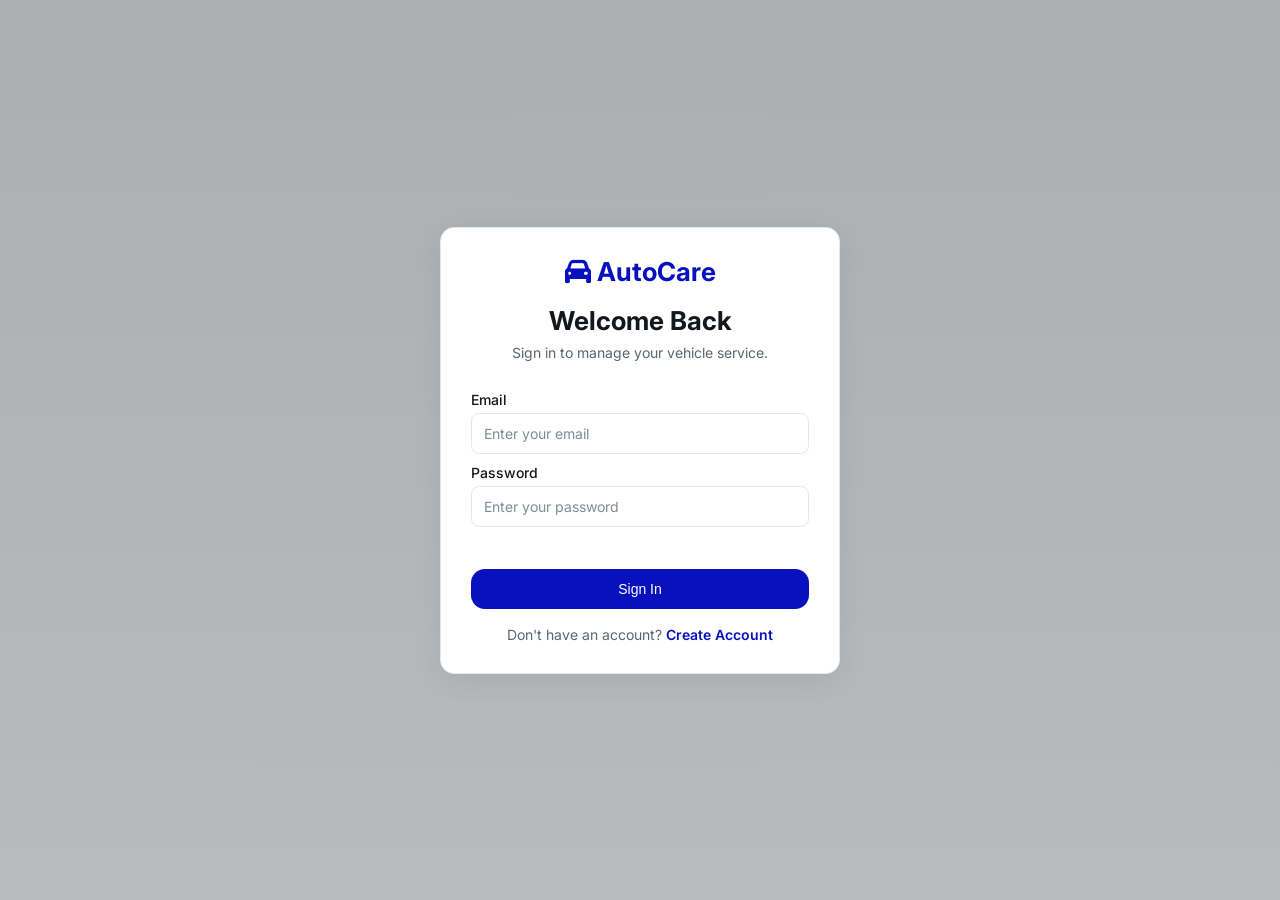
<file: index.html>
<!doctype html>
<html lang="en">
  <head>
    <meta charset="UTF-8" />
    <meta name="viewport" content="width=device-width, initial-scale=1.0" />
    <title>Auto-Care Repair Management System</title>
    <link rel="stylesheet" href="./css/style.css" />
    <link rel="stylesheet" href="https://cdnjs.cloudflare.com/ajax/libs/font-awesome/6.5.1/css/all.min.css">
  </head>
  <body>
    <main class="auth-layout">
      <div class="auth-container">
        <div class="auth-logo"><i class="fa-solid fa-car"></i> AutoCare</div>

        <!-- Sign In -->

        <form id="loginForm">
          <h1>Welcome Back</h1>

          <p class="auth-subtitle">Sign in to manage your vehicle service.</p>

          <label for="loginEmail">Email</label>

          <input
            type="email"
            id="loginEmail"
            placeholder="Enter your email"
            required
          />

          <label for="loginPassword">Password</label>

          <input
            type="password"
            id="loginPassword"
            placeholder="Enter your password"
            required
          />

          <p id="loginMessage" class="auth-message"></p>

          <button type="submit" class="btn">Sign In</button>

          <p class="auth-switch">
            Don't have an account?
            <a href="#" id="showSignup">Create Account</a>
          </p>
        </form>

        <!-- Sign Up -->

        <form id="signupForm" class="hidden">
          <h1>Create Account</h1>

          <p class="auth-subtitle">Create your AutoCare account.</p>

          <label for="signupName">Full Name</label>

          <input
            type="text"
            id="signupName"
            placeholder="Enter your full name"
            required
          />

          <label for="signupEmail">Email</label>

          <input
            type="email"
            id="signupEmail"
            placeholder="Enter your email"
            required
          />

          <label for="signupPassword">Password</label>

          <input
            type="password"
            id="signupPassword"
            placeholder="Create a password"
            required
          />

          <label for="confirmPassword">Confirm Password</label>

          <input
            type="password"
            id="confirmPassword"
            placeholder="Confirm your password"
            required
          />

          <p id="signupMessage" class="auth-message"></p>

          <button type="submit" class="btn">Create Account</button>

          <p class="auth-switch">
            Already have an account?
            <a href="#" id="showLogin">Sign In</a>
          </p>
        </form>
      </div>
    </main>
      <script src="js/NotificationAPI.js"></script>
    <script src="js/Auth.js"></script>
  </body>
</html>
</file>
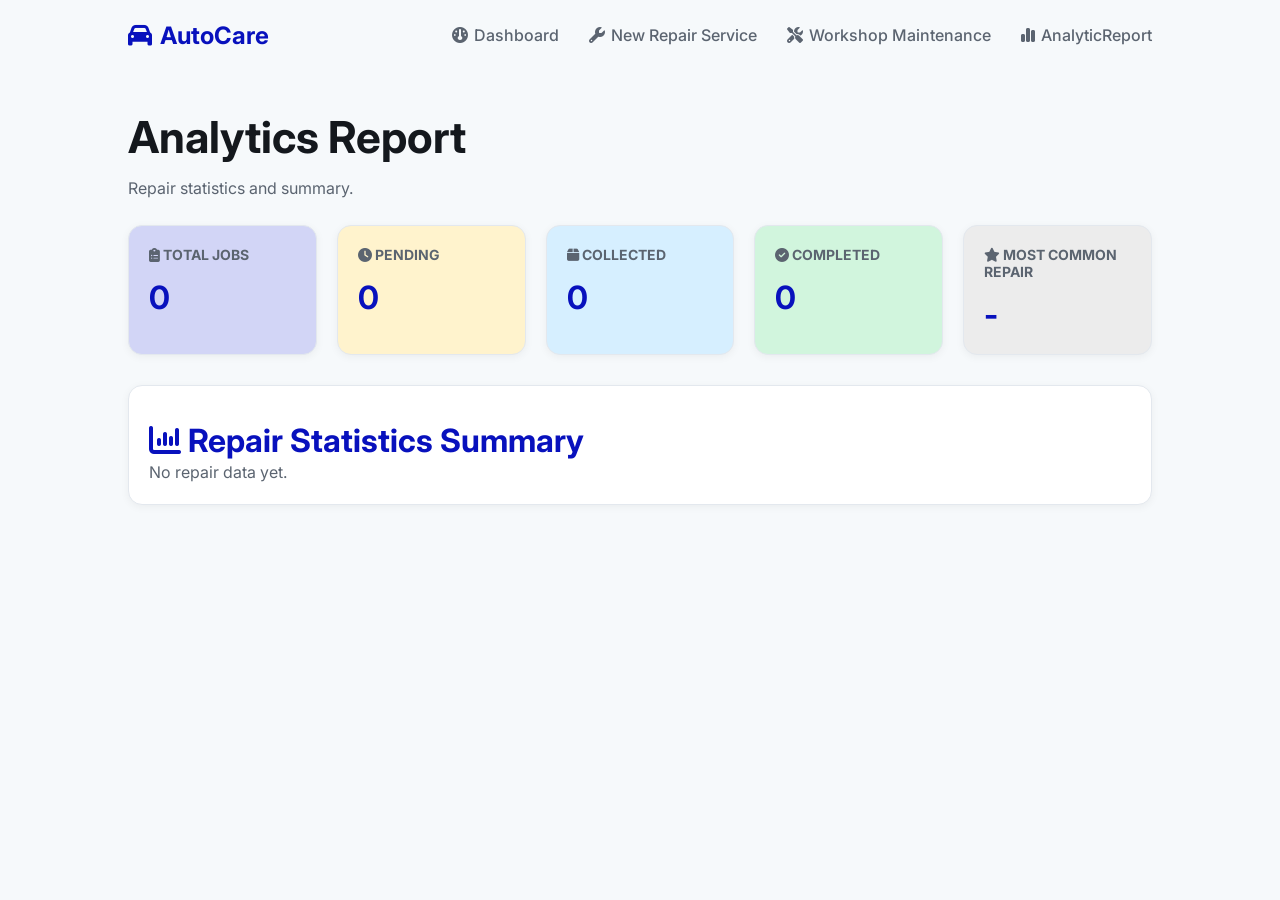
<file: Pages/AnalyticReport.html>
<!doctype html>
<html lang="en">
  <head>
    <meta charset="UTF-8" />
    <meta name="viewport" content="width=device-width, initial-scale=1.0" />
    <title>AnalyticReport | AutoCare Repair</title>
    <link rel="stylesheet" href="../css/style.css" />
    <link rel="stylesheet" href="https://cdnjs.cloudflare.com/ajax/libs/font-awesome/6.5.1/css/all.min.css">
  </head>
  <body>
    <!-- Navigation Menu -->
     <header>
  <nav class="container">
    <h2 class="logo"><i class="fa-solid fa-car"></i> AutoCare</h2>

    <!-- hamburger button, only shows up on small screens -->
    <a href="#" class="toggle-btn">
        <span class="bar"></span>
        <span class="bar"></span>
        <span class="bar"></span>
    </a>

    <ul class="nav-links">
      <li><a href="Dashboard.html"><i class="fa-solid fa-gauge"></i> Dashboard</a></li>
      <li><a href="BookService.html"><i class="fa-solid fa-wrench"></i> New Repair Service</a></li>
      <li><a href="Workshop.html"><i class="fa-solid fa-screwdriver-wrench"></i> Workshop Maintenance</a></li>
      <li><a href="AnalyticReport.html"><i class="fa-solid fa-chart-simple"></i> AnalyticReport</a></li>
  
    </ul>
  </nav>
</header>
    <main class="container">
      <section class="page-header">
        <h1>Analytics Report</h1>

        <p>Repair statistics and summary.</p>
      </section>

      <section class="stats">
        <div class="card">
          <h3> <i class="fa-solid fa-clipboard-list"></i>  Total Jobs</h3>

          <h2 id="reportTotal">0</h2>
        </div>
        <div class="card">
          <h3> <i class="fa-solid fa-clock"></i>  Pending</h3>

          <h2 id="reportPending">0</h2>
        </div>

        <div class="card">
          <h3> <i class="fa-solid fa-box"></i>  Collected</h3>

          <h2 id="reportCollected">0</h2>
        </div>

        <div class="card">
          <h3> <i class="fa-solid fa-circle-check"></i>  Completed</h3>

          <h2 id="reportCompleted">0</h2>
        </div>

        <div class="card">
          <h3> <i class="fa-solid fa-star"></i>  Most Common Repair</h3>

          <h2 id="commonRepair">-</h2>
        </div>
      </section>

      <section class="card">
        <h2> <i class="fa-solid fa-chart-column"></i> Repair Statistics Summary </h2>

        <div id="reportChart"></div>
      </section>
    </main>

    <script src="../js/Responsive.js"></script>
    <script src="../js/Report.js"></script>
  </body>
</html>
</file>
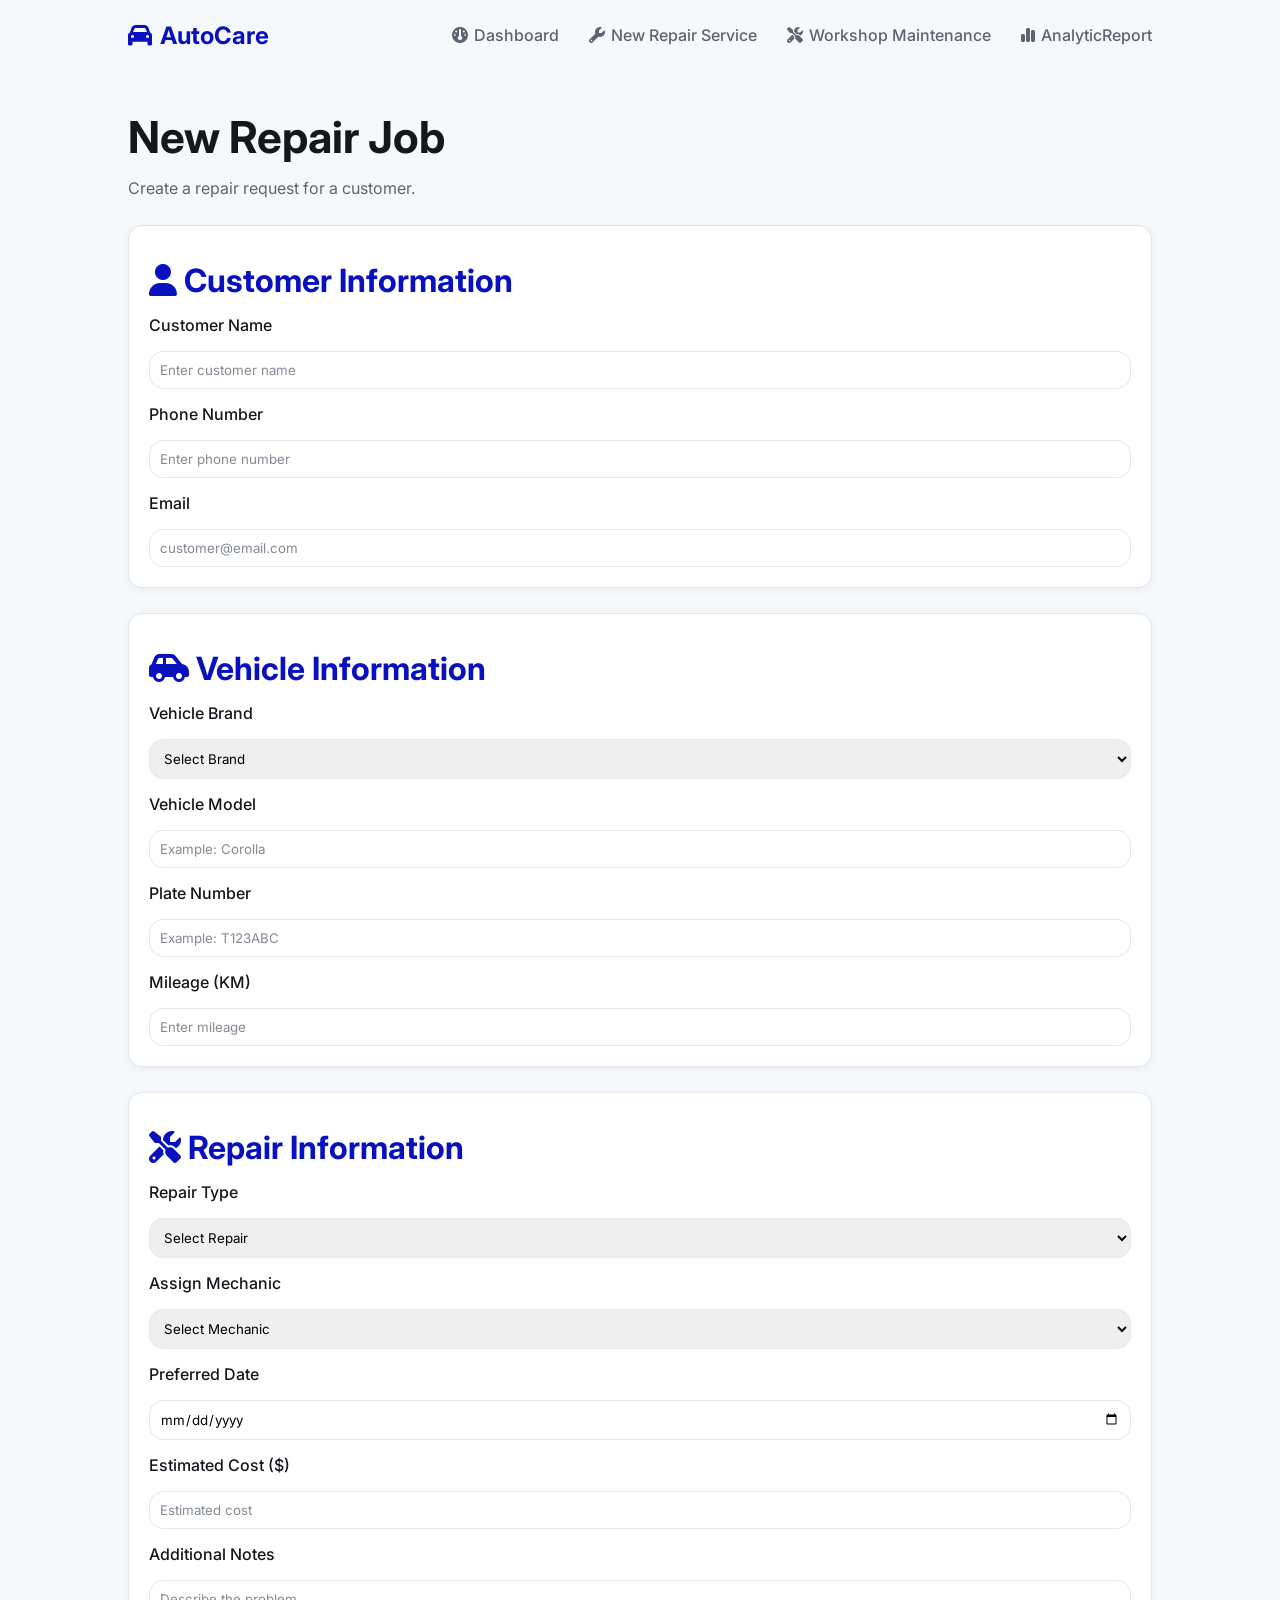
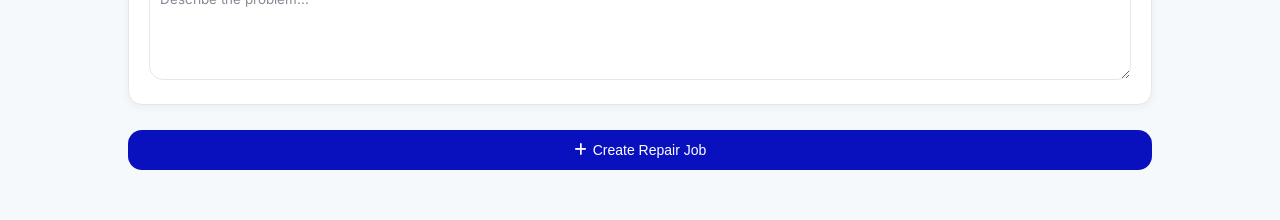
<file: Pages/BookService.html>
<!doctype html>
<html lang="en">
  <head>
    <meta charset="UTF-8" />
    <meta name="viewport" content="width=device-width, initial-scale=1.0" />
    <title>Book Service | AutoCare Repair</title>
    <link rel="stylesheet" href="../css/style.css" />
    <link rel="stylesheet" href="https://cdnjs.cloudflare.com/ajax/libs/font-awesome/6.5.1/css/all.min.css">
  </head>
  <body>
    <!-- Navigation Menu -->
    <header>
  <nav class="container">
    <h2 class="logo"><i class="fa-solid fa-car"></i> AutoCare</h2>

    <!-- hamburger button, only shows up on small screens -->
    <a href="#" class="toggle-btn">
        <span class="bar"></span>
        <span class="bar"></span>
        <span class="bar"></span>
    </a>

    <ul class="nav-links">
  <li><a href="Dashboard.html"><i class="fa-solid fa-gauge"></i> Dashboard</a></li>
      <li><a href="BookService.html"><i class="fa-solid fa-wrench"></i> New Repair Service</a></li>
      <li><a href="Workshop.html"><i class="fa-solid fa-screwdriver-wrench"></i> Workshop Maintenance</a></li>
      <li><a href="AnalyticReport.html"><i class="fa-solid fa-chart-simple"></i> AnalyticReport</a></li>
     
    </ul>
  </nav>
</header>

    <main class="container">
      <section class="page-header">
        <h1>New Repair Job</h1>
        <p>Create a repair request for a customer.</p>
      </section>

      <form id="repairForm">
        <!-- Customer Information -->

        <div class="card">
          <h2> <i class="fa-solid fa-user"></i>  Customer Information</h2>

          <label for="customerName">Customer Name</label>
          <input
            type="text"
            id="customerName"
            placeholder="Enter customer name"
            required
          />

          <label for="phoneNumber">Phone Number</label>
          <input
            type="tel"
            id="phoneNumber"
            placeholder="Enter phone number"
            required
          />
          <label for="customerEmail">Email</label>
<input type="email" id="customerEmail" placeholder="customer@email.com" required>
        </div>

        <!-- Vehicle Information -->

        <div class="card">
          <h2> <i class="fa-solid fa-car-side"></i>   Vehicle Information</h2>

          <label for="vehicleBrand">Vehicle Brand</label>

          <select id="vehicleBrand" required>
            <option value="">Select Brand</option>

            <option>Toyota</option>
            <option>Honda</option>
            <option>Nissan</option>
            <option>Hyundai</option>
            <option>Kia</option>
            <option>Ford</option>
            <option>BMW</option>
            <option>Mercedes-Benz</option>
            <option>Other</option>
          </select>

          <label for="vehicleModel">Vehicle Model</label>

          <input
            type="text"
            id="vehicleModel"
            placeholder="Example: Corolla"
            required
          />

          <label for="plateNumber">Plate Number</label>

          <input
            type="text"
            id="plateNumber"
            placeholder="Example: T123ABC"
            required
          />

          <label for="mileage">Mileage (KM)</label>

          <input
            type="number"
            id="mileage"
            placeholder="Enter mileage"
            required
          />
        </div>

        <!-- Repair Information -->

        <div class="card">
          <h2> <i class="fa-solid fa-screwdriver-wrench"></i>   Repair Information</h2>

          <label for="repairType">Repair Type</label>

          <select id="repairType" required>
            <option value="">Select Repair</option>

            <option>Oil Change</option>
            <option>Brake Repair</option>
            <option>Battery Replacement</option>
            <option>Wheel Alignment</option>
            <option>Engine Diagnostic</option>
            <option>Transmission Repair</option>
            <option>General Inspection</option>
          </select>

          <label for="mechanic">Assign Mechanic</label>

          <select id="mechanic" required>
            <option value="">Select Mechanic</option>

            <option>Ahmed</option>

            <option>Mohamed</option>

            <option>Hassan</option>

            <option>Ali</option>
          </select>

          <label for="preferredDate">Preferred Date</label>

          <input type="date" id="preferredDate" required />

          <label for="estimatedCost">Estimated Cost ($)</label>

          <input
            type="number"
            id="estimatedCost"
            placeholder="Estimated cost"
          />

          <label for="notes">Additional Notes</label>

          <textarea
            id="notes"
            rows="4"
            placeholder="Describe the problem..."
          ></textarea>
        </div>

        <button type="submit" class="btn">  <i class="fa-solid fa-plus"></i>  Create Repair Job</button>
      </form>
    </main>
    
    <script src="../js/Responsive.js"></script>
    <script src="../js/NotificationAPI.js"></script>
    <script src="../js/Repair.js"></script>
  
  </body>
</html>
</file>
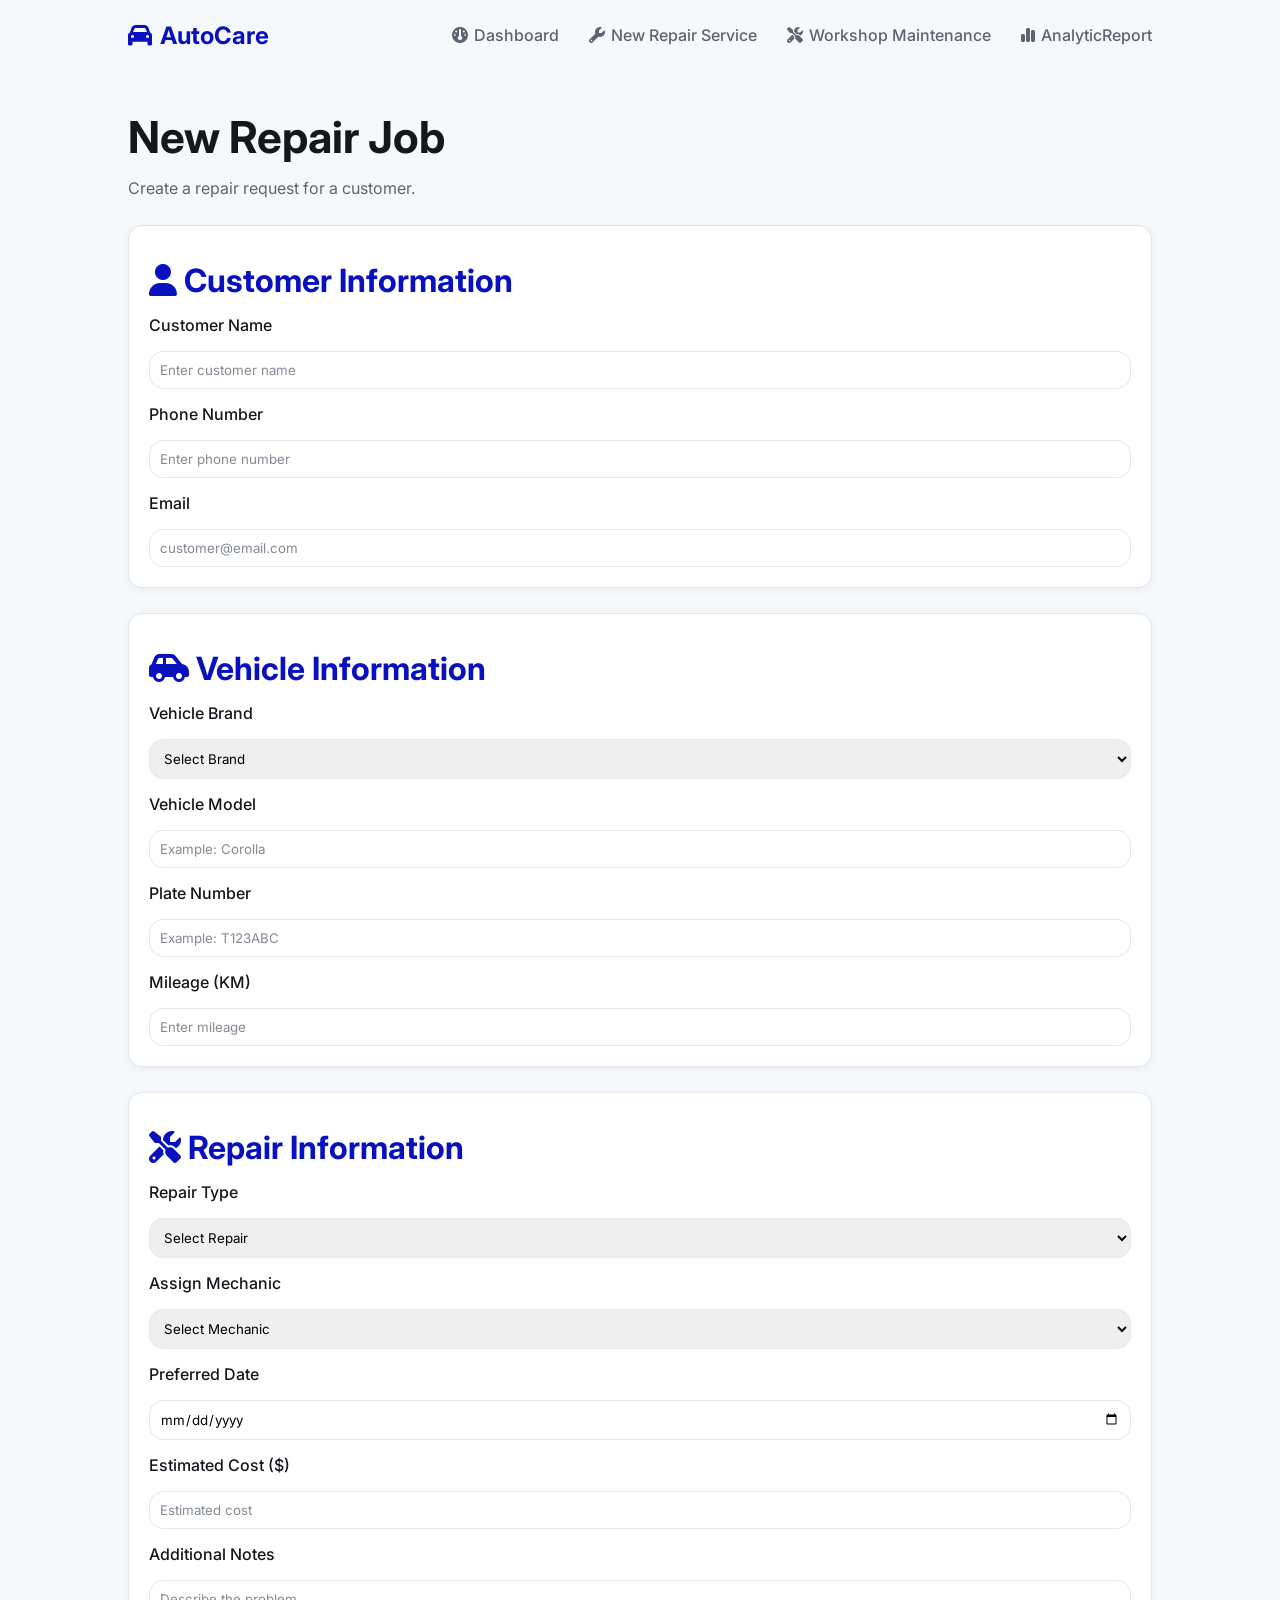
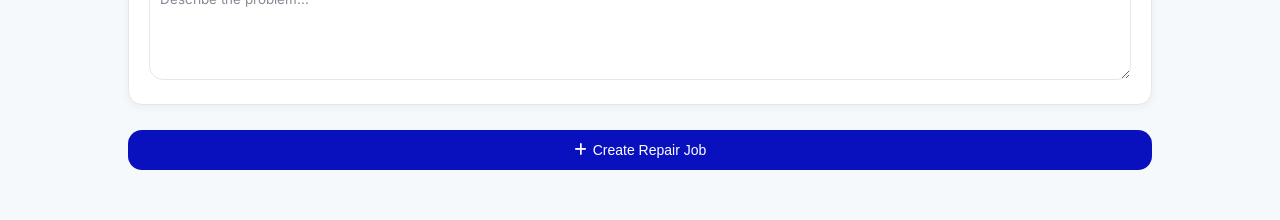
<file: pages/BookService.html>
<!doctype html>
<html lang="en">
  <head>
    <meta charset="UTF-8" />
    <meta name="viewport" content="width=device-width, initial-scale=1.0" />
    <title>Book Service | AutoCare Repair</title>
    <link rel="stylesheet" href="../css/style.css" />
    <link rel="stylesheet" href="https://cdnjs.cloudflare.com/ajax/libs/font-awesome/6.5.1/css/all.min.css">
  </head>
  <body>
    <!-- Navigation Menu -->
    <header>
  <nav class="container">
    <h2 class="logo"><i class="fa-solid fa-car"></i> AutoCare</h2>

    <!-- hamburger button, only shows up on small screens -->
    <a href="#" class="toggle-btn">
        <span class="bar"></span>
        <span class="bar"></span>
        <span class="bar"></span>
    </a>

    <ul class="nav-links">
      <li><a href="Dashboard.html"><i class="fa-solid fa-gauge"></i> Dashboard</a></li>
      <li><a href="BookService.html"><i class="fa-solid fa-wrench"></i> New Repair Service</a></li>
      <li><a href="Workshop.html"><i class="fa-solid fa-screwdriver-wrench"></i> Workshop Maintenance</a></li>
      <li><a href="AnalyticReport.html"><i class="fa-solid fa-chart-simple"></i> AnalyticReport</a></li>
     
    </ul>
  </nav>
</header>

    <main class="container">
      <section class="page-header">
        <h1>New Repair Job</h1>
        <p>Create a repair request for a customer.</p>
      </section>

      <form id="repairForm">
        <!-- Customer Information -->

        <div class="card">
          <h2> <i class="fa-solid fa-user"></i>  Customer Information</h2>

          <label for="customerName">Customer Name</label>
          <input
            type="text"
            id="customerName"
            placeholder="Enter customer name"
            required
          />

          <label for="phoneNumber">Phone Number</label>
          <input
            type="tel"
            id="phoneNumber"
            placeholder="Enter phone number"
            required
          />
          <label for="customerEmail">Email</label>
<input type="email" id="customerEmail" placeholder="customer@email.com" required>
        </div>

        <!-- Vehicle Information -->

        <div class="card">
          <h2> <i class="fa-solid fa-car-side"></i>   Vehicle Information</h2>

          <label for="vehicleBrand">Vehicle Brand</label>

          <select id="vehicleBrand" required>
            <option value="">Select Brand</option>

            <option>Toyota</option>
            <option>Honda</option>
            <option>Nissan</option>
            <option>Hyundai</option>
            <option>Kia</option>
            <option>Ford</option>
            <option>BMW</option>
            <option>Mercedes-Benz</option>
            <option>Other</option>
          </select>

          <label for="vehicleModel">Vehicle Model</label>

          <input
            type="text"
            id="vehicleModel"
            placeholder="Example: Corolla"
            required
          />

          <label for="plateNumber">Plate Number</label>

          <input
            type="text"
            id="plateNumber"
            placeholder="Example: T123ABC"
            required
          />

          <label for="mileage">Mileage (KM)</label>

          <input
            type="number"
            id="mileage"
            placeholder="Enter mileage"
            required
          />
        </div>

        <!-- Repair Information -->

        <div class="card">
          <h2> <i class="fa-solid fa-screwdriver-wrench"></i>   Repair Information</h2>

          <label for="repairType">Repair Type</label>

          <select id="repairType" required>
            <option value="">Select Repair</option>

            <option>Oil Change</option>
            <option>Brake Repair</option>
            <option>Battery Replacement</option>
            <option>Wheel Alignment</option>
            <option>Engine Diagnostic</option>
            <option>Transmission Repair</option>
            <option>General Inspection</option>
          </select>

          <label for="mechanic">Assign Mechanic</label>

          <select id="mechanic" required>
            <option value="">Select Mechanic</option>

            <option>Ahmed</option>

            <option>Mohamed</option>

            <option>Hassan</option>

            <option>Ali</option>
          </select>

          <label for="preferredDate">Preferred Date</label>

          <input type="date" id="preferredDate" required />

          <label for="estimatedCost">Estimated Cost ($)</label>

          <input
            type="number"
            id="estimatedCost"
            placeholder="Estimated cost"
          />

          <label for="notes">Additional Notes</label>

          <textarea
            id="notes"
            rows="4"
            placeholder="Describe the problem..."
          ></textarea>
        </div>

        <button type="submit" class="btn">  <i class="fa-solid fa-plus"></i>  Create Repair Job</button>
      </form>
    </main>
    
    <script src="../js/Responsive.js"></script>
    <script src="../js/NotificationAPI.js"></script>
    <script src="../js/Repair.js"></script>
  
  </body>
</html>
</file>
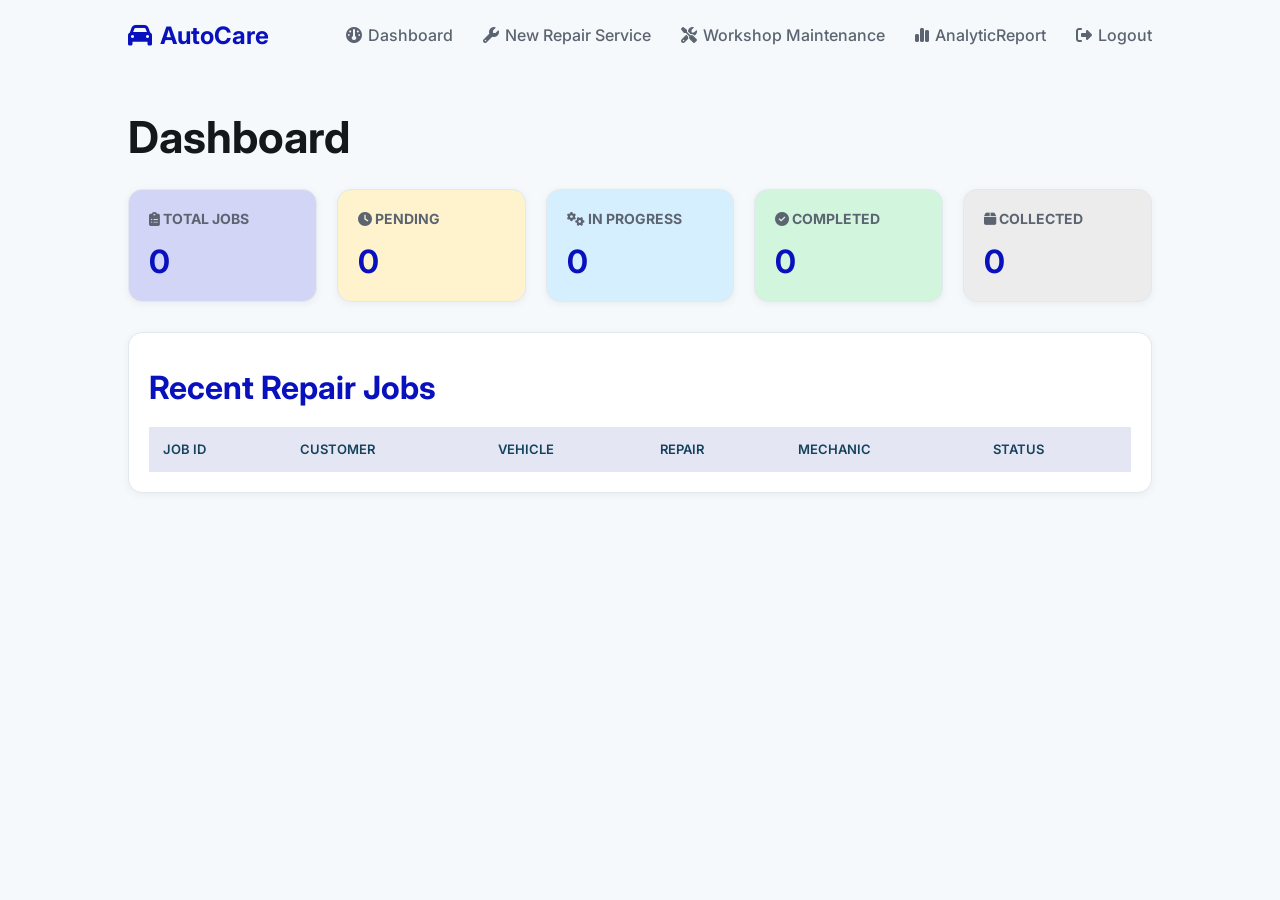
<file: Pages/Dashboard.html>
<!doctype html>
<html lang="en">
  <head>
    <meta charset="UTF-8" />
    <meta name="viewport" content="width=device-width, initial-scale=1.0" />
    <title>Dashboard | AutoCare Repair</title>
    <link rel="stylesheet" href="../css/style.css" />
    <link rel="stylesheet" href="https://cdnjs.cloudflare.com/ajax/libs/font-awesome/6.5.1/css/all.min.css">
  </head>
  <body>
    <!-- Navigation Menu -->
   <header>
  <nav class="container">
    <h2 class="logo"><i class="fa-solid fa-car"></i> AutoCare</h2>

    <!-- hamburger button, only shows up on small screens -->
    <a href="#" class="toggle-btn">
        <span class="bar"></span>
        <span class="bar"></span>
        <span class="bar"></span>
    </a>

  <ul class="nav-links">
  <li><a href="Dashboard.html"><i class="fa-solid fa-gauge"></i> Dashboard</a></li>
      <li><a href="BookService.html"><i class="fa-solid fa-wrench"></i> New Repair Service</a></li>
      <li><a href="Workshop.html"><i class="fa-solid fa-screwdriver-wrench"></i> Workshop Maintenance</a></li>
      <li><a href="AnalyticReport.html"><i class="fa-solid fa-chart-simple"></i> AnalyticReport</a></li>
       <li><a href="../index.html"><i class="fa-solid fa-right-from-bracket"></i> Logout</a></li>
</ul>
  </nav>
</header>
    <main class="container">
      <section class="page-header">
        <h1>Dashboard</h1>
         <p id="welcomeUser"></p>
             </section>

    <section class="stats">
  <div class="card">
    <h3><i class="fa-solid fa-clipboard-list"></i> Total Jobs</h3>
    <h2 id="totalJobs">0</h2>
  </div>

  <div class="card">
    <h3><i class="fa-solid fa-clock"></i> Pending</h3>
    <h2 id="pendingJobs">0</h2>
  </div>

  <div class="card">
    <h3><i class="fa-solid fa-gears"></i> In Progress</h3>
    <h2 id="progressJobs">0</h2>
  </div>

  <div class="card">
    <h3><i class="fa-solid fa-circle-check"></i> Completed</h3>
    <h2 id="completedJobs">0</h2>
  </div>

  <div class="card">
    <h3><i class="fa-solid fa-box"></i> Collected</h3>
    <h2 id="collectedJobs">0</h2>
  </div>
</section>

      
      

      <section class="card">
        <h2>Recent Repair Jobs</h2>

        <table>
          <thead>
            <tr>
              <th>Job ID</th>
              <th>Customer</th>
              <th>Vehicle</th>
              <th>Repair</th>
              <th>Mechanic</th>
              <th>Status</th>
            </tr>
          </thead>

          <tbody id="recentJobs"></tbody>
        </table>
      </section>
      
    </main>
    <script src="../js/Responsive.js"></script>
    <script src="../js/Dashboard.js"></script>
  </body>
</html>
</file>
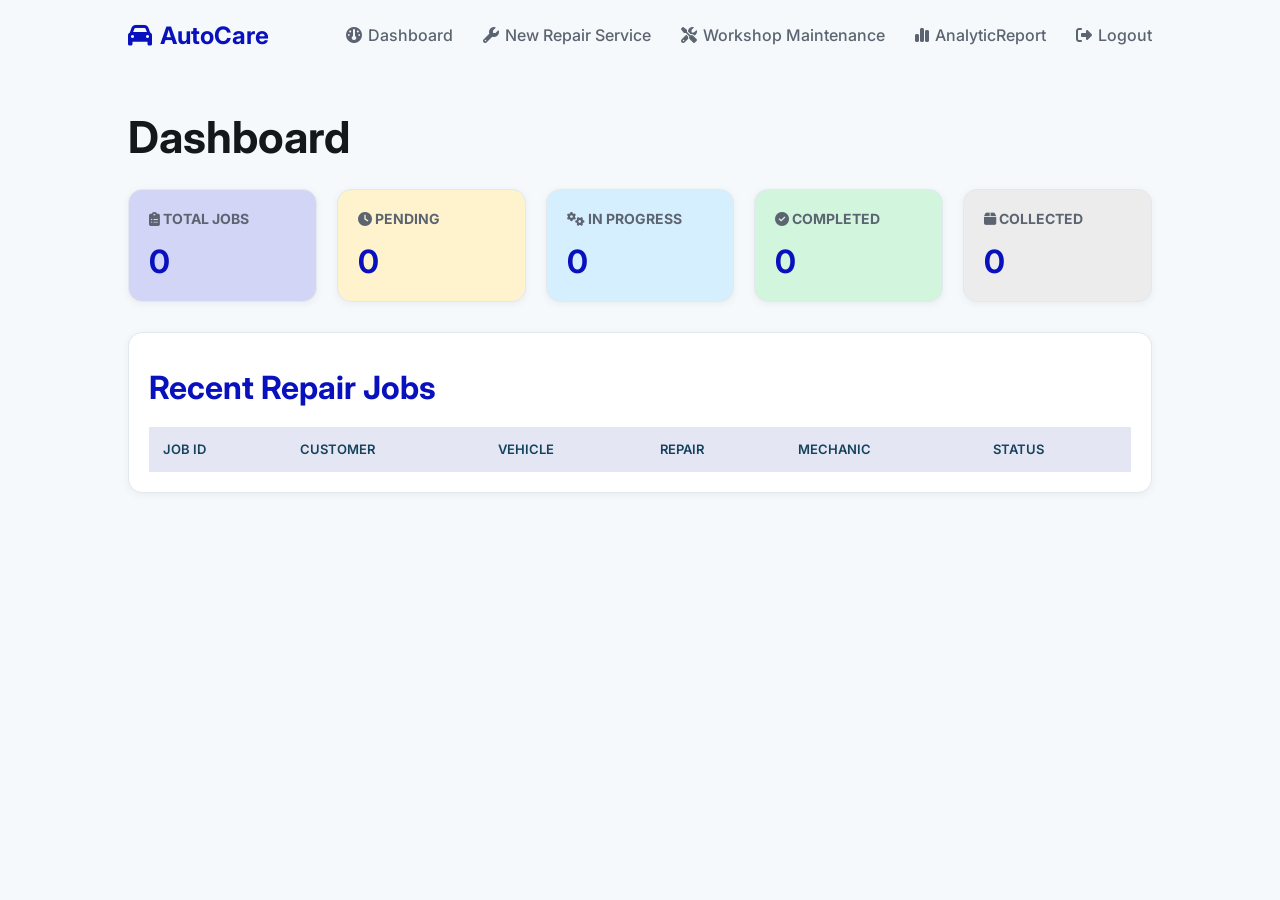
<file: pages/Dashboard.html>
<!doctype html>
<html lang="en">
  <head>
    <meta charset="UTF-8" />
    <meta name="viewport" content="width=device-width, initial-scale=1.0" />
    <title>Dashboard | AutoCare Repair</title>
    <link rel="stylesheet" href="../css/style.css" />
    <link rel="stylesheet" href="https://cdnjs.cloudflare.com/ajax/libs/font-awesome/6.5.1/css/all.min.css">
  </head>
  <body>
    <!-- Navigation Menu -->
   <header>
  <nav class="container">
    <h2 class="logo"><i class="fa-solid fa-car"></i> AutoCare</h2>

    <!-- hamburger button, only shows up on small screens -->
    <a href="#" class="toggle-btn">
        <span class="bar"></span>
        <span class="bar"></span>
        <span class="bar"></span>
    </a>

    <ul class="nav-links">
      <li><a href="Dashboard.html"><i class="fa-solid fa-gauge"></i> Dashboard</a></li>
      <li><a href="BookService.html"><i class="fa-solid fa-wrench"></i> New Repair Service</a></li>
      <li><a href="Workshop.html"><i class="fa-solid fa-screwdriver-wrench"></i> Workshop Maintenance</a></li>
      <li><a href="AnalyticReport.html"><i class="fa-solid fa-chart-simple"></i> AnalyticReport</a></li>
      <li><a href="../index.html"><i class="fa-solid fa-right-from-bracket"></i> Logout</a></li>
    </ul>
  </nav>
</header>
    <main class="container">
      <section class="page-header">
        <h1>Dashboard</h1>
         <p id="welcomeUser"></p>
             </section>

    <section class="stats">
  <div class="card">
    <h3><i class="fa-solid fa-clipboard-list"></i> Total Jobs</h3>
    <h2 id="totalJobs">0</h2>
  </div>

  <div class="card">
    <h3><i class="fa-solid fa-clock"></i> Pending</h3>
    <h2 id="pendingJobs">0</h2>
  </div>

  <div class="card">
    <h3><i class="fa-solid fa-gears"></i> In Progress</h3>
    <h2 id="progressJobs">0</h2>
  </div>

  <div class="card">
    <h3><i class="fa-solid fa-circle-check"></i> Completed</h3>
    <h2 id="completedJobs">0</h2>
  </div>

  <div class="card">
    <h3><i class="fa-solid fa-box"></i> Collected</h3>
    <h2 id="collectedJobs">0</h2>
  </div>
</section>

      
      

      <section class="card">
        <h2>Recent Repair Jobs</h2>

        <table>
          <thead>
            <tr>
              <th>Job ID</th>
              <th>Customer</th>
              <th>Vehicle</th>
              <th>Repair</th>
              <th>Mechanic</th>
              <th>Status</th>
            </tr>
          </thead>

          <tbody id="recentJobs"></tbody>
        </table>
      </section>
      
    </main>
    <script src="../js/Responsive.js"></script>
    <script src="../js/Dashboard.js"></script>
  </body>
</html>
</file>
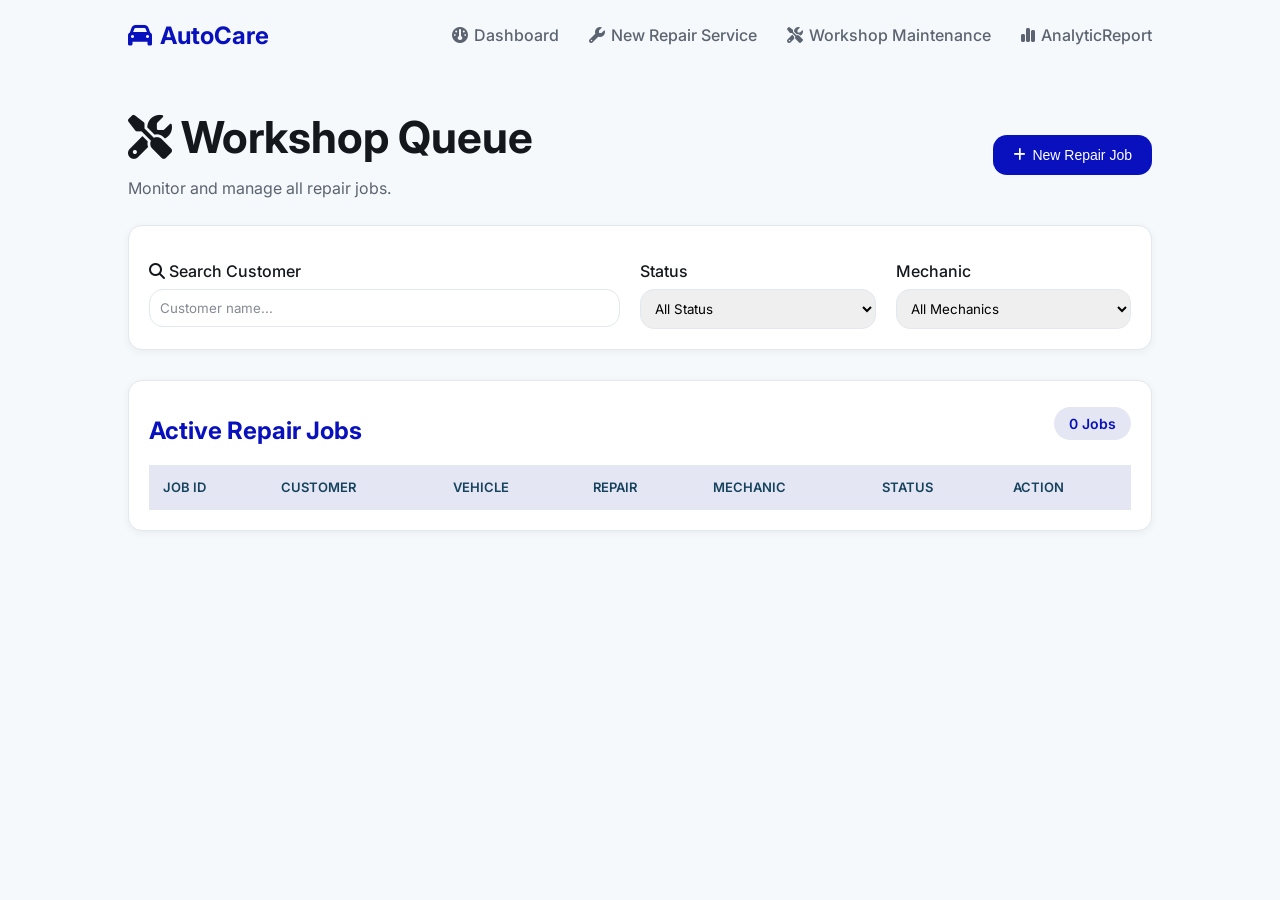
<file: Pages/Workshop.html>
<!DOCTYPE html>
<html lang="en">
<head>
    <meta charset="UTF-8">
    <meta name="viewport" content="width=device-width, initial-scale=1.0">
    <title> Workshop | AutoCare Repair</title>
    <link rel="stylesheet" href="../css/style.css">
    <link rel="stylesheet" href="https://cdnjs.cloudflare.com/ajax/libs/font-awesome/6.5.1/css/all.min.css">
</head>
<body>
    <!-- Navigation Menu -->
     <header>
  <nav class="container">
    <h2 class="logo"><i class="fa-solid fa-car"></i> AutoCare</h2>

    <!-- hamburger button, only shows up on small screens -->
    <a href="#" class="toggle-btn">
        <span class="bar"></span>
        <span class="bar"></span>
        <span class="bar"></span>
    </a>

    <ul class="nav-links">
 <li><a href="Dashboard.html"><i class="fa-solid fa-gauge"></i> Dashboard</a></li>
      <li><a href="BookService.html"><i class="fa-solid fa-wrench"></i> New Repair Service</a></li>
      <li><a href="Workshop.html"><i class="fa-solid fa-screwdriver-wrench"></i> Workshop Maintenance</a></li>
      <li><a href="AnalyticReport.html"><i class="fa-solid fa-chart-simple"></i> AnalyticReport</a></li>
    </ul>
  </nav>
</header>
     <main class="container">

    <section class="page-header workshop-header">

        <div>
            <h1> <i class="fa-solid fa-screwdriver-wrench"></i>  Workshop Queue</h1>
            <p>Monitor and manage all repair jobs.</p>
        </div>

        <button class="btn" onclick="window.location.href='BookService.html'">
         <i class="fa-solid fa-plus"></i> New Repair Job
        </button>

    </section>


    <section class="card workshop-tools">

        <div class="tool-group">

            <label for="searchJob"> <i class="fa-solid fa-magnifying-glass"></i>  Search Customer</label>

            <input
                type="text"
                id="searchJob"
                placeholder="Customer name..."
            >

        </div>

        <div class="tool-group">

            <label for="statusFilter">Status</label>

            <select id="statusFilter">

                <option value="">All Status</option>
                <option>Pending</option>
                <option>In Progress</option>
                <option>Completed</option>
                <option>Collected</option>

            </select>

        </div>

        <div class="tool-group">

            <label for="mechanicFilter">Mechanic</label>

            <select id="mechanicFilter">

                <option value="">All Mechanics</option>
                <option>Ahmed</option>
                <option>Mohamed</option>
                <option>Hassan</option>
                <option>Ali</option>

            </select>

        </div>

    </section>


    <section class="card">

        <div class="table-header">

            <h2>Active Repair Jobs</h2>

            <span id="jobCounter">0 Jobs</span>

        </div>


        <table>

            <thead>

                <tr>

                    <th>Job ID</th>
                    <th>Customer</th>
                    <th>Vehicle</th>
                    <th>Repair</th>
                    <th>Mechanic</th>
                    <th>Status</th>
                    <th>Action</th>

                </tr>

            </thead>

            <tbody id="jobTable">

            </tbody>

        </table>

    </section>

</main>
<script src="../js/Responsive.js"></script>
<script src="../js/NotificationAPI.js"></script>
<script src="../js/Workshop.js"></script>
</file>
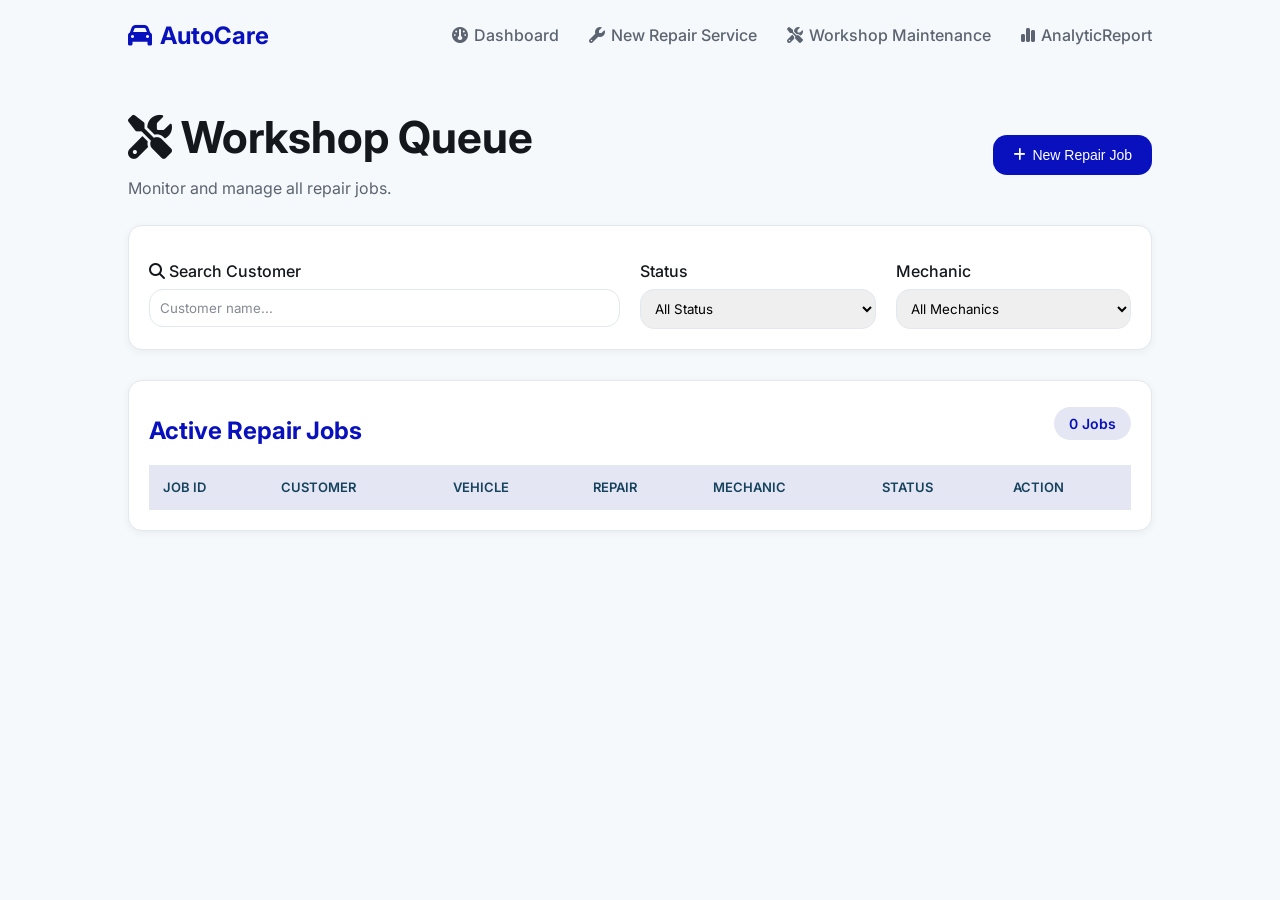
<file: pages/Workshop.html>
<!DOCTYPE html>
<html lang="en">
<head>
    <meta charset="UTF-8">
    <meta name="viewport" content="width=device-width, initial-scale=1.0">
    <title> Workshop | AutoCare Repair</title>
    <link rel="stylesheet" href="../css/style.css">
    <link rel="stylesheet" href="https://cdnjs.cloudflare.com/ajax/libs/font-awesome/6.5.1/css/all.min.css">
</head>
<body>
    <!-- Navigation Menu -->
     <header>
  <nav class="container">
    <h2 class="logo"><i class="fa-solid fa-car"></i> AutoCare</h2>

    <!-- hamburger button, only shows up on small screens -->
    <a href="#" class="toggle-btn">
        <span class="bar"></span>
        <span class="bar"></span>
        <span class="bar"></span>
    </a>

    <ul class="nav-links">
      <li><a href="Dashboard.html"><i class="fa-solid fa-gauge"></i> Dashboard</a></li>
      <li><a href="BookService.html"><i class="fa-solid fa-wrench"></i> New Repair Service</a></li>
      <li><a href="Workshop.html"><i class="fa-solid fa-screwdriver-wrench"></i> Workshop Maintenance</a></li>
      <li><a href="AnalyticReport.html"><i class="fa-solid fa-chart-simple"></i> AnalyticReport</a></li>
    </ul>
  </nav>
</header>
     <main class="container">

    <section class="page-header workshop-header">

        <div>
            <h1> <i class="fa-solid fa-screwdriver-wrench"></i>  Workshop Queue</h1>
            <p>Monitor and manage all repair jobs.</p>
        </div>

        <button class="btn" onclick="window.location.href='Book-Service.html'">
         <i class="fa-solid fa-plus"></i> New Repair Job
        </button>

    </section>


    <section class="card workshop-tools">

        <div class="tool-group">

            <label for="searchJob"> <i class="fa-solid fa-magnifying-glass"></i>  Search Customer</label>

            <input
                type="text"
                id="searchJob"
                placeholder="Customer name..."
            >

        </div>

        <div class="tool-group">

            <label for="statusFilter">Status</label>

            <select id="statusFilter">

                <option value="">All Status</option>
                <option>Pending</option>
                <option>In Progress</option>
                <option>Completed</option>
                <option>Collected</option>

            </select>

        </div>

        <div class="tool-group">

            <label for="mechanicFilter">Mechanic</label>

            <select id="mechanicFilter">

                <option value="">All Mechanics</option>
                <option>Ahmed</option>
                <option>Mohamed</option>
                <option>Hassan</option>
                <option>Ali</option>

            </select>

        </div>

    </section>


    <section class="card">

        <div class="table-header">

            <h2>Active Repair Jobs</h2>

            <span id="jobCounter">0 Jobs</span>

        </div>


        <table>

            <thead>

                <tr>

                    <th>Job ID</th>
                    <th>Customer</th>
                    <th>Vehicle</th>
                    <th>Repair</th>
                    <th>Mechanic</th>
                    <th>Status</th>
                    <th>Action</th>

                </tr>

            </thead>

            <tbody id="jobTable">

            </tbody>

        </table>

    </section>

</main>
<script src="../js/Responsive.js"></script>
<script src="../js/NotificationAPI.js"></script>
<script src="../js/Workshop.js"></script>
</file>
<file: css/style.css>
/* GOOGLE FONT */

@import url("https://fonts.googleapis.com/css2?family=Inter:wght@300;400;500;600;700&display=swap");

/* VARIABLES
(colors, sizes, shadows used everywhere) */

:root {
  --background-color: #f6f9fb;
  --text-color: #14181d;
  --muted-color: #5b6470;

  --accent-color: #0811bd;
  --accent-dark: #15425c;
  --accent-tint: #e5e6f3;

  --white: #ffffff;
  --border-color: #e3e8ee;
  --border-color-strong: #d3dae3;

  --title-size: 44px;
  --button-text-size: 14px;

  --radius: 14px;

  --shadow: 0 8px 30px rgba(20, 24, 29, 0.06);
  --shadow-hover: 0 16px 40px rgba(20, 24, 29, 0.12);
  --shadow-sm: 0 2px 8px rgba(20, 24, 29, 0.05);

  --focus-ring: 0 0 0 3px var(--accent-tint);
}

/* UNIVERSAL RESET */

* {
  margin: 0;
  padding: 0;
  box-sizing: border-box;
}

/*  HTML & BODY */

html {
  scroll-behavior: smooth;
}

body {
  font-family: "Inter", sans-serif;
  background: var(--background-color);
  color: var(--text-color);
}

/* LAYOUT
   (page width wrapper, used on every page)
*/

.container {
  width: min(1100px, 80%);
  margin: auto;
}

/* TYPOGRAPHY
  (used on every page) */

h1 {
  font-size: var(--title-size);
  margin-bottom: 12px;
}

h2 {
  font-size: 32px;
}

h3 {
  font-size: 20px;
}

p {
  color: var(--muted-color);
  line-height: 1.5;
}

/* 
   BUTTONS
   (.btn is used on every page)
 */

.btn {
  display: flex;
  align-items: center;
  justify-content: center;

  gap: 6px;

  padding: 12px 20px;

  border: none;
  border-radius: var(--radius);

  background: var(--accent-color);
  color: var(--white);

  cursor: pointer;

  font-size: var(--button-text-size);

  transition: 0.3s;
}

.btn:hover {
  transform: translateY(-2px);
  box-shadow: var(--shadow-hover);
}

.btn:active {
  transform: translateY(0);
}

.btn:focus-visible {
  outline: none;
  box-shadow: var(--focus-ring);
}

/* CARDS (.card is used on every page) */

.card {
  background: var(--white);

  border: 1px solid var(--border-color);
  border-radius: var(--radius);

  padding: 20px;

  box-shadow: var(--shadow-sm);

  transition: 0.3s;
}

.card:hover {
  box-shadow: var(--shadow-hover);
}

/* FORM INPUTS (used on Book-Service, Workshop, and Auth) */

input,
select,
textarea {
  width: 100%;

  padding: 10px;

  border: 1px solid var(--border-color);

  border-radius: var(--radius);

  outline: none;

  margin-top: 8px;

  font-family: inherit;
}

input:hover,
select:hover,
textarea:hover {
  border-color: var(--border-color-strong);
}

input:focus,
select:focus,
textarea:focus {
  border-color: var(--accent-color);
  box-shadow: var(--focus-ring);
}

input::placeholder,
textarea::placeholder {
  color: var(--muted-color);
  opacity: 0.75;
}

/*  NAVIGATION (used on Dashboard, Book-Service, Workshop, AnalyticReport) */

nav {
  height: 70px;

  display: flex;
  justify-content: space-between;
  align-items: center;
}

.logo {
  display: flex;
  align-items: center;
  gap: 8px;

  color: var(--accent-color);

  font-size: 24px;

  font-weight: 700;
}

.nav-links {
  display: flex;

  list-style: none;

  gap: 30px;
}

.nav-links a {
  position: relative;

  display: flex;
  align-items: center;
  gap: 6px;

  text-decoration: none;

  color: var(--muted-color);

  font-weight: 500;

  transition: 0.3s;
}

.nav-links a::after {
  content: "";
  position: absolute;
  left: 0;
  bottom: -2px;
  width: 0;
  height: 2px;
  background: var(--accent-color);
  transition: 0.3s;
}

.nav-links a:hover {
  color: var(--accent-color);
}

.nav-links a:hover::after {
  width: 100%;
}

/* PAGE HEADER (used on Dashboard, Book-Service, Workshop, AnalyticReport) */

.page-header {
  margin: 40px 0 25px;
}

.page-header p {
  margin-top: 8px;
}

/* TABLE (used on Dashboard and Workshop) */

table {
  width: 100%;

  border-collapse: collapse;

  margin-top: 20px;

  background: var(--white);
}

th,
td {
  padding: 14px;

  text-align: left;

  border-bottom: 1px solid var(--border-color);
}

th {
  background: var(--accent-tint);
  color: var(--accent-dark);
  font-weight: 600;
  text-transform: uppercase;
  font-size: 13px;
}

/*  DASHBOARD PAGE (Dashboard.html only: stat cards + recent jobs table) */

.stats {
  display: grid;
  grid-template-columns: repeat(5, 1fr);
  gap: 20px;
  margin-bottom: 30px;
}

.stats .card:nth-child(1) {
  background: #d2d5f6;
}

.stats .card:nth-child(2) {
  background: #fff3cd;
}

.stats .card:nth-child(3) {
  background: #d6efff;
}

.stats .card:nth-child(4) {
  background: #d1f5dd;
}

.stats .card:nth-child(5) {
  background: #ececec;
}

.stats .card h3 {
  color: var(--muted-color);
  font-size: 14px;
  text-transform: uppercase;
}

.card h2 {
  margin-top: 15px;

  color: var(--accent-color);
}

/* BOOK SERVICE PAGE (Book-Service.html only: the repair job form) */

form {
  display: flex;

  flex-direction: column;

  gap: 25px;

  margin-bottom: 50px;
}

label {
  display: block;

  margin: 15px 0 8px;

  font-weight: 500;
}

textarea {
  resize: vertical;

  min-height: 100px;
}

/* WORKSHOP PAGE (Workshop.html only: job queue, filters, status pills, actions) */

.workshop-header {
  display: flex;
  justify-content: space-between;
  align-items: center;
  margin-bottom: 25px;
}

.workshop-header .btn {
  width: auto;
}

.workshop-tools {
  display: grid;
  grid-template-columns: 2fr 1fr 1fr;
  gap: 20px;
  margin-bottom: 30px;
}

.tool-group label {
  margin-bottom: 8px;
}

.tool-group input,
.tool-group select {
  margin-top: 0;
}

.table-header {
  display: flex;
  justify-content: space-between;
  align-items: center;
  margin-bottom: 20px;
}

.table-header h2 {
  font-size: 24px;
}

#jobCounter {
  padding: 8px 15px;
  border-radius: 30px;
  background: var(--accent-tint);
  color: var(--accent-color);
  font-size: 14px;
  font-weight: 600;
}

tbody tr:hover {
  background: #f8faff;
}

.status {
  display: inline-block;
  padding: 6px 12px;
  border-radius: 30px;
  font-size: 13px;
  font-weight: 600;
}
.status i {
  margin-right: 4px;
}

.status.pending {
  background: #fff3cd;
  color: #8a6d00;
}

.status.progress {
  background: #d6efff;
  color: #0b5ed7;
}

.status.completed {
  background: #d1f5dd;
  color: #198754;
}

.status.collected {
  background: #ececec;
  color: #9c4dcc;
}

.action-buttons {
  display: flex;
  gap: 8px;
}

.action-buttons button {
  width: auto;
  padding: 8px 12px;
}

/* ANALYTIC REPORT PAGE (AnalyticReport.html only: reuses .stats/.card from Dashboard section above,
   this is only for the chart container placeholder)*/

.chart-row {
  display: flex;
  align-items: center;
  gap: 12px;
  margin-top: 14px;
}

.chart-label {
  width: 160px;
  font-size: 14px;
  color: var(--text-color);
}

.chart-bar-bg {
  flex: 1;
  background: var(--accent-tint);
  border-radius: 30px;
  height: 10px;
  overflow: hidden;
}

.chart-bar {
  height: 100%;
  background: var(--accent-color);
  border-radius: 30px;
  transition: 0.3s;
}

.chart-count {
  width: 30px;
  text-align: right;
  font-size: 14px;
  color: var(--muted-color);
}

/* AUTHENTICATION PAGE (index.html only: login and signup forms) */

.auth-layout {
  min-height: 100vh;
  display: flex;
  justify-content: center;
  align-items: center;
  padding: 20px;
 background-image:linear-gradient( rgba(0, 0, 0, 0.30), rgba(0, 0, 0, 0.25)),url("https://images.unsplash.com/photo-1727893119356-1702fe921cf9?w=600&auto=format&fit=crop&q=60&ixlib=rb-4.1.0&ixid=M3wxMjA3fDB8MHxzZWFyY2h8Nnx8Y2FyJTIwcmVwYWlyJTIwc2hvcHxlbnwwfHwwfHx8MA%3D%3D");
background-repeat: no-repeat;
background-size: cover;
background-position: center;
background-attachment: fixed;
}

.auth-container {
  width: 100%;

  max-width: 400px;

  background: var(--white);

  padding: 28px 30px;

  border: 1px solid var(--border-color);

  border-radius: var(--radius);

  box-shadow: var(--shadow);

}

.auth-logo {
  text-align: center;

  color: var(--accent-color);

  font-size: 26px;

  font-weight: 700;

  margin-bottom: 18px;
}

.auth-container h1 {
  text-align: center;

  font-size: 26px;

  margin: 0 0 6px;
}

.auth-subtitle {
  text-align: center;

  color: var(--muted-color);

  font-size: 14px;

  margin: 0 0 18px;
}

.auth-container form {
  display: flex;

  flex-direction: column;

  gap: 0;

  margin: 0;
}

.auth-container label {
  display: block;

  margin: 10px 0 5px;

  font-size: 14px;

  font-weight: 500;

  color: var(--text-color);
}

.auth-container input {
  width: 100%;

  padding: 11px 12px;

  margin: 0;

  border: 1px solid var(--border-color);

  border-radius: 8px;

  background: var(--white);

  color: var(--text-color);

  font-size: 14px;
}

.auth-container input:focus {
  outline: none;

  border-color: var(--accent-color);

  box-shadow: var(--focus-ring);
}

.auth-container .btn {
  width: 100%;

  margin-top: 16px;
}

.auth-switch {
  text-align: center;

  margin: 15px 0 0;

  font-size: 14px;

  color: var(--muted-color);
}

.auth-switch a {
  color: var(--accent-color);

  font-weight: 600;

  text-decoration: none;
}

.auth-switch a:hover {
  text-decoration: underline;
}

.auth-message {
  text-align: center;

  min-height: 18px;

  margin: 8px 0 0;

  font-size: 13px;
}

/*  UTILITY (used by Auth.js to show/hide login vs signup form) */

.hidden {
  display: none !important;
}

/* POP_UP Message Style ( Inside Repair.js & Workshop.js) */
.pop-up {
  position: fixed;
  top: 20px;
  right: 20px;
  background: var(--white);
  border-left: 4px solid var(--accent-color);
  padding: 14px 18px;
  border-radius: 10px;
  box-shadow: var(--shadow-hover);
  max-width: 280px;
  z-index: 999;
}

.pop-up h4 {
  font-size: 14px;
  margin-bottom: 4px;
}

.pop-up p {
  font-size: 13px;
  margin: 0;
  color: var(--muted-color);
}
/*MOBILE Navigation (hamburger button - hidden on desktop, only shown on small screens) */

.toggle-btn {
  display: none;
  flex-direction: column;
  justify-content: space-between;

  width: 26px;
  height: 18px;
}

.toggle-btn .bar {
  height: 3px;
  width: 100%;
  background-color: var(--accent-color);
  border-radius: 10px;
}

/* RESPONSIVENESS FOR WHAT IS LEFT (tablets, small-mobiles, and everything in between) */

/* TABLETS */
@media (max-width: 1024px) {
  .container {
    width: 90%;
  }

  .stats {
    grid-template-columns: repeat(3, 1fr);
  }

  .workshop-tools {
    grid-template-columns: 1fr 1fr;
  }
}

/* SMALL TABLETS / LARGE PHONES */
@media (max-width: 768px) {
  nav.container {
    flex-wrap: wrap;
    position: relative;
    height: auto;
    padding: 15px 0;
  }

  .toggle-btn {
    display: flex;
  }

  .nav-links {
    flex-basis: 100%;
    flex-direction: column;
    gap: 0;

    max-height: 0;
    overflow: hidden;
    opacity: 0;

    transition:
      max-height 0.4s ease,
      opacity 0.4s ease;
  }

  .nav-links a {
    padding: 10px 0;
  }

  nav.container.active .nav-links {
    max-height: 300px;
    opacity: 1;
    margin-top: 10px;
  }

  /* turns the hamburger-Menu into an X when it is open */
  nav.container.active .toggle-btn .bar:nth-child(2) {
    opacity: 0;
  }

  nav.container.active .toggle-btn .bar:nth-child(1) {
    transform: translateY(8px) rotate(45deg);
  }

  nav.container.active .toggle-btn .bar:nth-child(3) {
    transform: translateY(-8px) rotate(-45deg);
  }

  .stats {
    grid-template-columns: repeat(2, 1fr);
  }

  .workshop-tools {
    grid-template-columns: 1fr;
  }

  .workshop-header {
    flex-direction: column;
    align-items: flex-start;
    gap: 15px;
  }

  /* Tables Layout  For Small Screens  */
  table {
    display: block;
    overflow-x: auto;
    white-space: nowrap;
  }

  h1 {
    font-size: 32px;
  }
}

/* SMALL Phones */
@media (max-width: 480px) {
  .stats {
    grid-template-columns: 1fr;
  }

  h1 {
    font-size: 26px;
  }

  h2 {
    font-size: 24px;
  }
 .auth-layout {
    background-attachment: scroll;
  }
  .auth-container {
    padding: 20px;
  }

  .action-buttons {
    flex-direction: column;
  }
}
</file>
